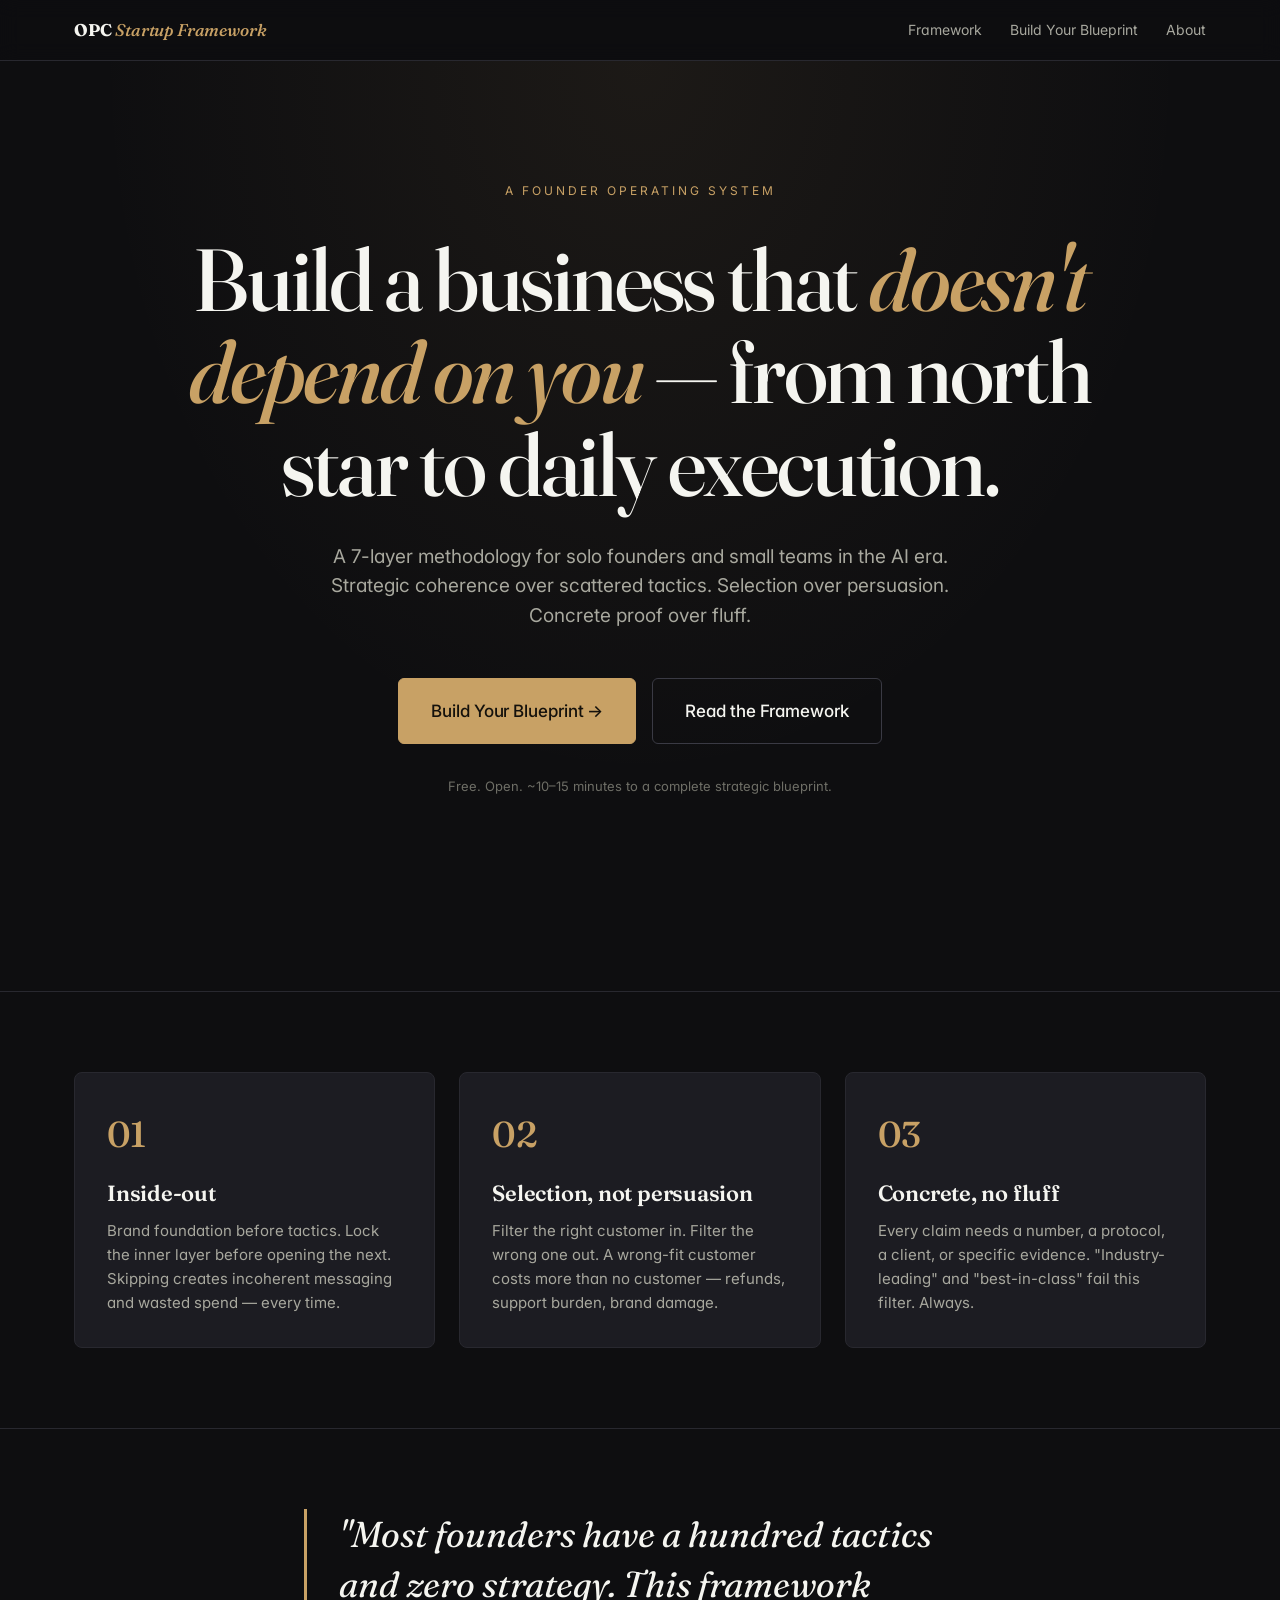
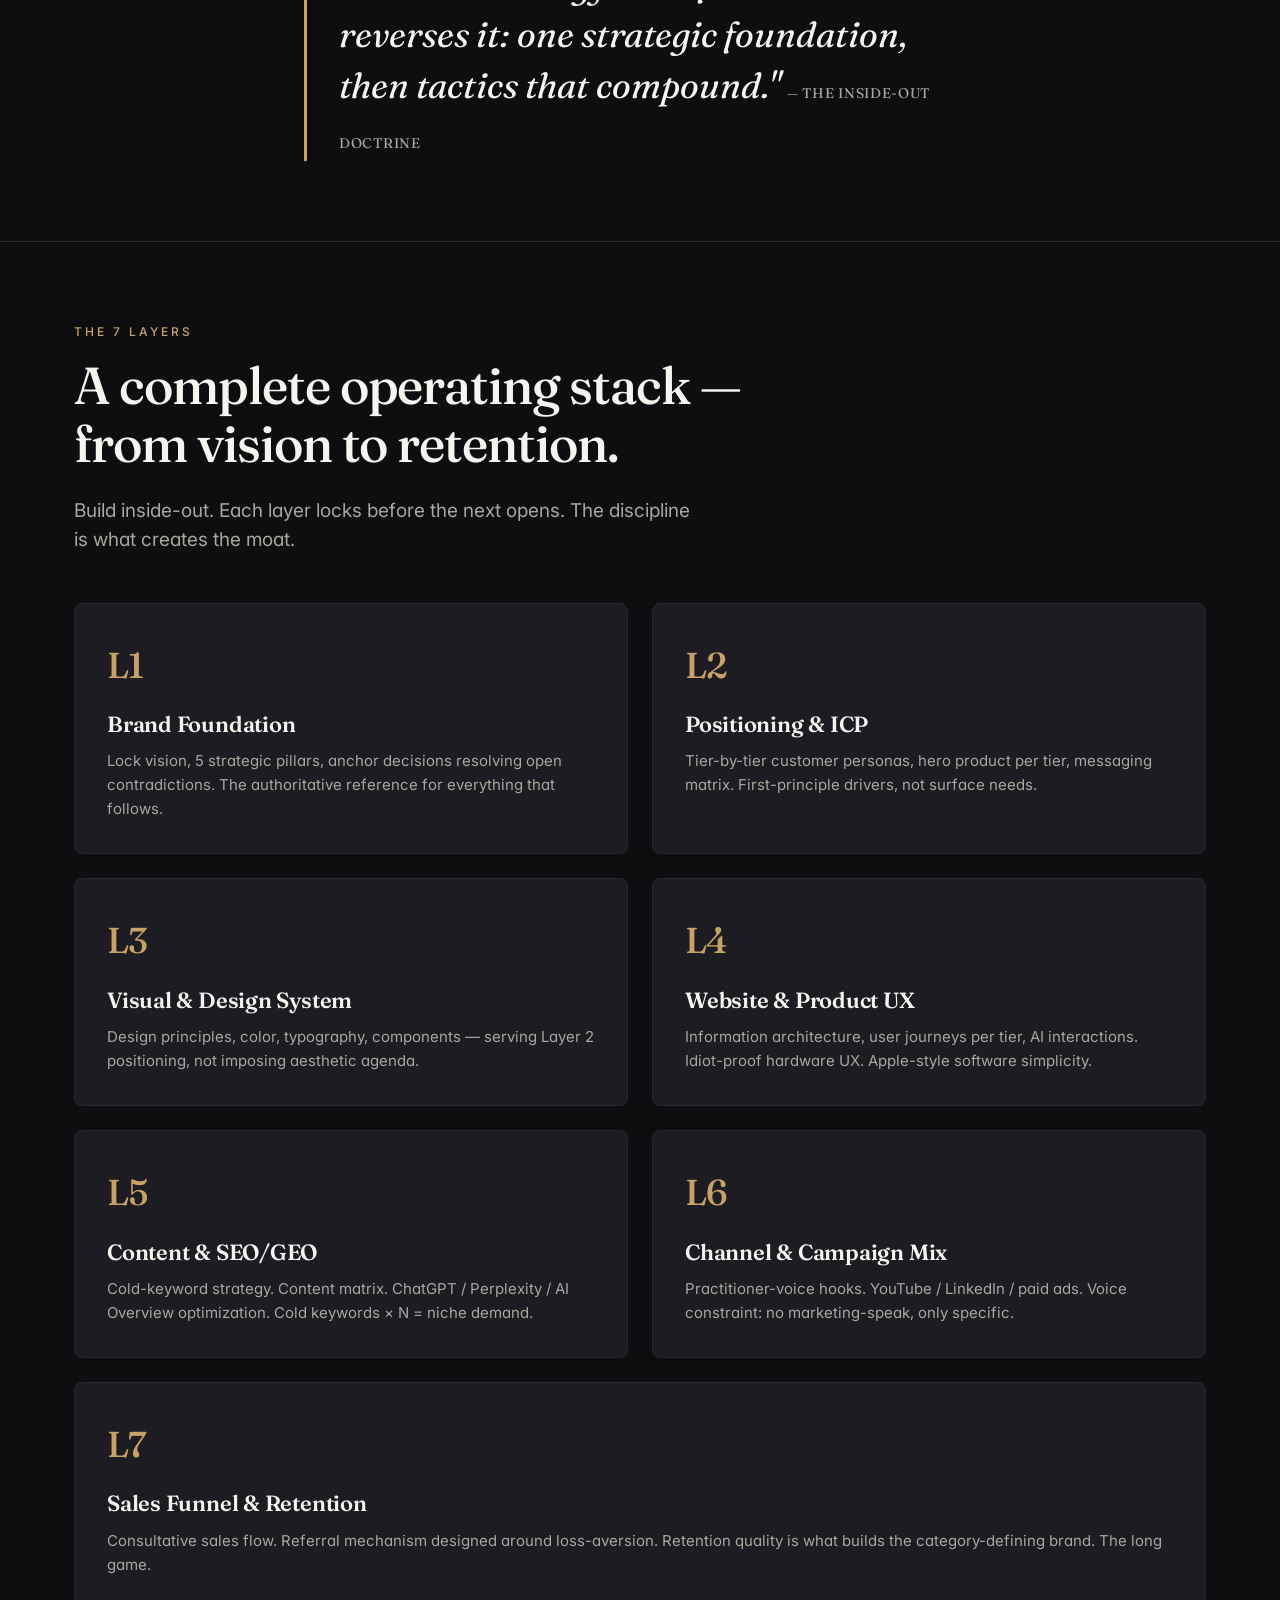
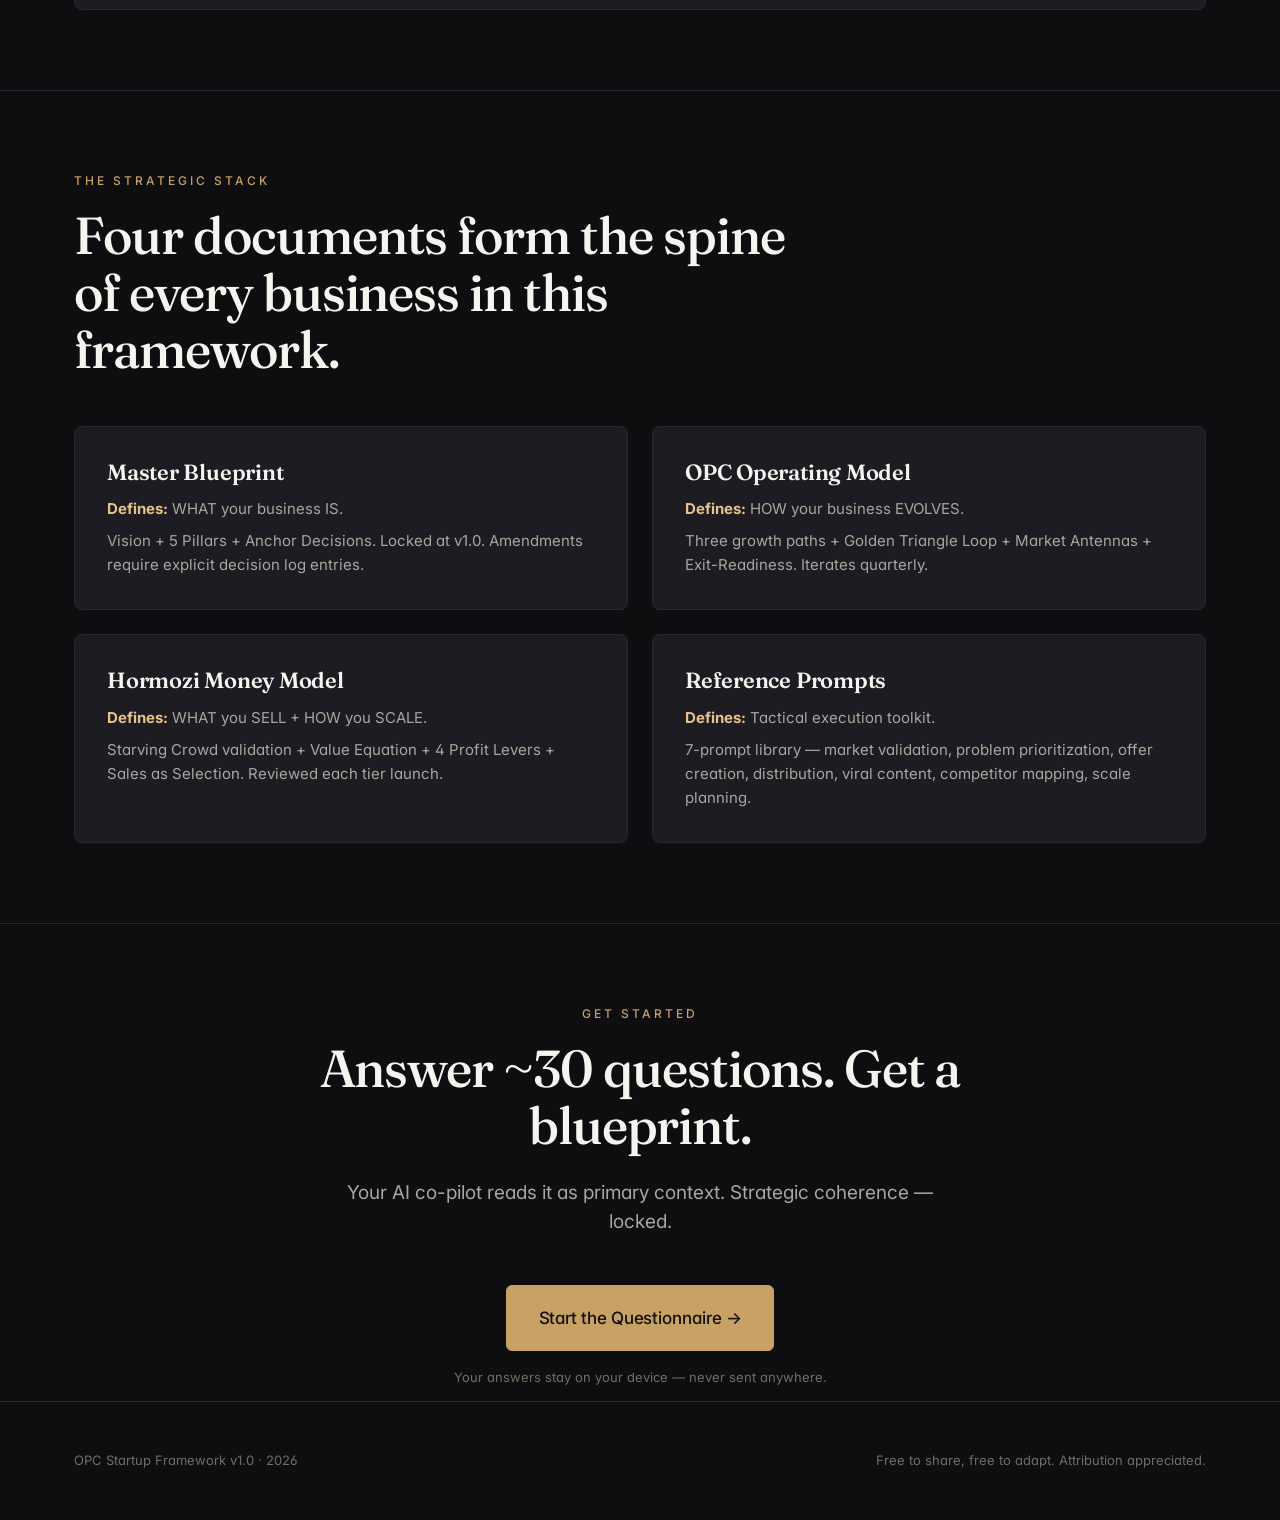
<file: index.html>
<!DOCTYPE html>
<html lang="en">
<head>
<meta charset="UTF-8">
<meta name="viewport" content="width=device-width, initial-scale=1.0">
<title>OPC Startup Framework — A founder operating system for the AI era</title>
<meta name="description" content="A 7-layer operating system for solo founders building independent, AI-leveraged, sellable businesses. From north star to daily execution.">
<meta property="og:title" content="OPC Startup Framework">
<meta property="og:description" content="A founder operating system for the AI era. Inside-out methodology. Free.">
<meta property="og:type" content="website">
<link rel="preconnect" href="https://fonts.googleapis.com">
<link rel="preconnect" href="https://fonts.gstatic.com" crossorigin>
<link href="https://fonts.googleapis.com/css2?family=Inter:wght@400;500;600;700&family=Fraunces:opsz,wght@9..144,400;9..144,500;9..144,600;9..144,700&family=JetBrains+Mono:wght@400;500&display=swap" rel="stylesheet">
<link rel="stylesheet" href="assets/style.css">
</head>
<body>

<nav class="nav">
  <div class="nav-inner">
    <a href="index.html" class="nav-brand">OPC <span class="accent">Startup Framework</span></a>
    <div class="nav-links">
      <a href="framework.html">Framework</a>
      <a href="questionnaire.html">Build Your Blueprint</a>
      <a href="about.html">About</a>
    </div>
  </div>
</nav>

<main>

  <section class="hero">
    <div class="container">
      <div class="hero-eyebrow">A Founder Operating System</div>
      <h1>Build a business that <em>doesn't depend on you</em> — from north star to daily execution.</h1>
      <p class="hero-sub">A 7-layer methodology for solo founders and small teams in the AI era. Strategic coherence over scattered tactics. Selection over persuasion. Concrete proof over fluff.</p>
      <div class="hero-cta">
        <a href="questionnaire.html" class="btn btn-primary btn-large">Build Your Blueprint →</a>
        <a href="framework.html" class="btn btn-secondary btn-large">Read the Framework</a>
      </div>
      <p class="dim mt-8" style="font-size:13px;">Free. Open. ~10–15 minutes to a complete strategic blueprint.</p>
    </div>
  </section>

  <hr class="editorial">

  <section class="container">
    <div class="grid grid-3">

      <div class="card">
        <div class="card-num">01</div>
        <h3>Inside-out</h3>
        <p>Brand foundation before tactics. Lock the inner layer before opening the next. Skipping creates incoherent messaging and wasted spend — every time.</p>
      </div>

      <div class="card">
        <div class="card-num">02</div>
        <h3>Selection, not persuasion</h3>
        <p>Filter the right customer in. Filter the wrong one out. A wrong-fit customer costs more than no customer — refunds, support burden, brand damage.</p>
      </div>

      <div class="card">
        <div class="card-num">03</div>
        <h3>Concrete, no fluff</h3>
        <p>Every claim needs a number, a protocol, a client, or specific evidence. "Industry-leading" and "best-in-class" fail this filter. Always.</p>
      </div>

    </div>
  </section>

  <hr class="editorial">

  <section class="container-prose">
    <p class="quote">
      "Most founders have a hundred tactics and zero strategy. This framework reverses it: one strategic foundation, then tactics that compound."
      <span class="quote-attr">— The Inside-Out Doctrine</span>
    </p>
  </section>

  <hr class="editorial">

  <section class="container">
    <div class="section-eyebrow">The 7 Layers</div>
    <h2 class="section-title">A complete operating stack — from vision to retention.</h2>
    <p class="section-lead">Build inside-out. Each layer locks before the next opens. The discipline is what creates the moat.</p>

    <div class="grid grid-2 mt-8" style="margin-top:48px;">
      <div class="card">
        <div class="card-num">L1</div>
        <h3>Brand Foundation</h3>
        <p>Lock vision, 5 strategic pillars, anchor decisions resolving open contradictions. The authoritative reference for everything that follows.</p>
      </div>
      <div class="card">
        <div class="card-num">L2</div>
        <h3>Positioning & ICP</h3>
        <p>Tier-by-tier customer personas, hero product per tier, messaging matrix. First-principle drivers, not surface needs.</p>
      </div>
      <div class="card">
        <div class="card-num">L3</div>
        <h3>Visual & Design System</h3>
        <p>Design principles, color, typography, components — serving Layer 2 positioning, not imposing aesthetic agenda.</p>
      </div>
      <div class="card">
        <div class="card-num">L4</div>
        <h3>Website & Product UX</h3>
        <p>Information architecture, user journeys per tier, AI interactions. Idiot-proof hardware UX. Apple-style software simplicity.</p>
      </div>
      <div class="card">
        <div class="card-num">L5</div>
        <h3>Content & SEO/GEO</h3>
        <p>Cold-keyword strategy. Content matrix. ChatGPT / Perplexity / AI Overview optimization. Cold keywords × N = niche demand.</p>
      </div>
      <div class="card">
        <div class="card-num">L6</div>
        <h3>Channel & Campaign Mix</h3>
        <p>Practitioner-voice hooks. YouTube / LinkedIn / paid ads. Voice constraint: no marketing-speak, only specific.</p>
      </div>
      <div class="card" style="grid-column: span 2;">
        <div class="card-num">L7</div>
        <h3>Sales Funnel & Retention</h3>
        <p>Consultative sales flow. Referral mechanism designed around loss-aversion. Retention quality is what builds the category-defining brand. The long game.</p>
      </div>
    </div>
  </section>

  <hr class="editorial">

  <section class="container">
    <div class="section-eyebrow">The Strategic Stack</div>
    <h2 class="section-title">Four documents form the spine of every business in this framework.</h2>

    <div class="grid grid-2 mt-8" style="margin-top:48px;">
      <div class="card">
        <h3>Master Blueprint</h3>
        <p style="margin-bottom:8px;"><strong style="color:var(--gold-bright);">Defines:</strong> WHAT your business IS.</p>
        <p>Vision + 5 Pillars + Anchor Decisions. Locked at v1.0. Amendments require explicit decision log entries.</p>
      </div>
      <div class="card">
        <h3>OPC Operating Model</h3>
        <p style="margin-bottom:8px;"><strong style="color:var(--gold-bright);">Defines:</strong> HOW your business EVOLVES.</p>
        <p>Three growth paths + Golden Triangle Loop + Market Antennas + Exit-Readiness. Iterates quarterly.</p>
      </div>
      <div class="card">
        <h3>Hormozi Money Model</h3>
        <p style="margin-bottom:8px;"><strong style="color:var(--gold-bright);">Defines:</strong> WHAT you SELL + HOW you SCALE.</p>
        <p>Starving Crowd validation + Value Equation + 4 Profit Levers + Sales as Selection. Reviewed each tier launch.</p>
      </div>
      <div class="card">
        <h3>Reference Prompts</h3>
        <p style="margin-bottom:8px;"><strong style="color:var(--gold-bright);">Defines:</strong> Tactical execution toolkit.</p>
        <p>7-prompt library — market validation, problem prioritization, offer creation, distribution, viral content, competitor mapping, scale planning.</p>
      </div>
    </div>
  </section>

  <hr class="editorial">

  <section class="container text-center">
    <div class="section-eyebrow">Get started</div>
    <h2 class="section-title" style="margin: 0 auto;">Answer ~30 questions. Get a blueprint.</h2>
    <p class="section-lead" style="margin: 24px auto 0;">Your AI co-pilot reads it as primary context. Strategic coherence — locked.</p>
    <div class="mt-8" style="margin-top:48px;">
      <a href="questionnaire.html" class="btn btn-primary btn-large">Start the Questionnaire →</a>
    </div>
    <p class="dim mt-4" style="font-size:13px;margin-top:16px;">Your answers stay on your device — never sent anywhere.</p>
  </section>

</main>

<footer class="footer">
  <div class="container footer-inner">
    <div>OPC Startup Framework v1.0 · 2026</div>
    <div>Free to share, free to adapt. Attribution appreciated.</div>
  </div>
</footer>

</body>
</html>
</file>
<file: assets/style.css>
/* OPC Startup Framework — Editorial Dark Aesthetic
   Inspired by premium professional publications (FT Alphaville, Stripe Press, NYT cooking) */

:root {
  --bg: #0e0e10;
  --bg-elevated: #16161a;
  --bg-card: #1c1c22;
  --border: #28282f;
  --border-strong: #3a3a44;
  --text: #f5f5f0;
  --text-muted: #a8a89e;
  --text-dim: #6e6e66;
  --gold: #c8a165;
  --gold-bright: #e6c389;
  --gold-deep: #9d7d4a;
  --green: #6fbf73;
  --red: #e07b6c;
  --max-w: 1180px;
  --max-w-prose: 720px;
}

* { box-sizing: border-box; }

html { scroll-behavior: smooth; }

body {
  margin: 0;
  background: var(--bg);
  color: var(--text);
  font-family: 'Inter', -apple-system, BlinkMacSystemFont, 'Helvetica Neue', sans-serif;
  font-size: 17px;
  line-height: 1.65;
  -webkit-font-smoothing: antialiased;
  -moz-osx-font-smoothing: grayscale;
  font-feature-settings: "ss01", "cv11";
}

/* Typography hierarchy */
.font-display {
  font-family: 'Fraunces', Georgia, 'Iowan Old Style', serif;
  font-weight: 600;
  letter-spacing: -0.02em;
  font-feature-settings: "ss01", "ss02";
}

h1, h2, h3, h4 { line-height: 1.2; letter-spacing: -0.01em; margin: 0; }

a { color: var(--gold-bright); text-decoration: none; transition: color .15s; }
a:hover { color: var(--gold); }

/* Gold accent line */
.gold-line {
  display: inline-block;
  width: 48px; height: 1px;
  background: linear-gradient(to right, var(--gold), var(--gold-deep));
  vertical-align: middle;
}

/* Container */
.container { max-width: var(--max-w); margin: 0 auto; padding: 0 24px; }
.container-prose { max-width: var(--max-w-prose); margin: 0 auto; padding: 0 24px; }

/* Nav */
.nav {
  position: sticky; top: 0; z-index: 50;
  background: rgba(14, 14, 16, 0.85);
  backdrop-filter: blur(10px);
  -webkit-backdrop-filter: blur(10px);
  border-bottom: 1px solid var(--border);
}
.nav-inner {
  max-width: var(--max-w);
  margin: 0 auto;
  padding: 16px 24px;
  display: flex;
  align-items: center;
  justify-content: space-between;
  gap: 32px;
}
.nav-brand {
  font-family: 'Fraunces', serif;
  font-weight: 700;
  font-size: 17px;
  letter-spacing: -0.01em;
  color: var(--text);
}
.nav-brand .accent { color: var(--gold); font-style: italic; font-weight: 500; }
.nav-links { display: flex; gap: 28px; align-items: center; font-size: 14px; }
.nav-links a { color: var(--text-muted); }
.nav-links a:hover, .nav-links a.active { color: var(--text); }

/* Buttons */
.btn {
  display: inline-flex; align-items: center; gap: 8px;
  padding: 14px 24px;
  font-size: 15px; font-weight: 500;
  border-radius: 6px;
  border: 1px solid transparent;
  cursor: pointer;
  transition: all .2s;
  text-decoration: none;
  letter-spacing: -0.005em;
}
.btn-primary {
  background: var(--gold);
  color: #14110c;
  border-color: var(--gold);
}
.btn-primary:hover {
  background: var(--gold-bright);
  border-color: var(--gold-bright);
  color: #14110c;
  transform: translateY(-1px);
}
.btn-secondary {
  background: transparent;
  color: var(--text);
  border-color: var(--border-strong);
}
.btn-secondary:hover {
  border-color: var(--gold);
  color: var(--gold-bright);
}
.btn-ghost {
  background: transparent;
  color: var(--text-muted);
  padding: 8px 14px;
  font-size: 14px;
}
.btn-ghost:hover { color: var(--text); }
.btn-large {
  padding: 18px 32px;
  font-size: 17px;
}

/* Hero */
.hero {
  padding: 120px 24px 100px;
  text-align: center;
  background: radial-gradient(ellipse at top, rgba(200, 161, 101, 0.08), transparent 60%);
}
.hero-eyebrow {
  font-size: 12px;
  letter-spacing: 0.25em;
  text-transform: uppercase;
  color: var(--gold);
  margin-bottom: 32px;
}
.hero h1 {
  font-family: 'Fraunces', serif;
  font-weight: 500;
  font-size: clamp(44px, 7vw, 88px);
  line-height: 1.05;
  letter-spacing: -0.025em;
  margin: 0 auto;
  max-width: 1000px;
}
.hero h1 em { color: var(--gold); font-style: italic; font-weight: 500; }
.hero-sub {
  margin: 32px auto 0;
  max-width: 620px;
  color: var(--text-muted);
  font-size: 19px;
  line-height: 1.55;
}
.hero-cta {
  margin-top: 48px;
  display: flex; gap: 16px; justify-content: center; flex-wrap: wrap;
}

/* Section */
section { padding: 100px 0; }
section.tight { padding: 64px 0; }

.section-eyebrow {
  font-size: 12px;
  letter-spacing: 0.25em;
  text-transform: uppercase;
  color: var(--gold);
  margin-bottom: 16px;
  font-weight: 500;
}
.section-title {
  font-family: 'Fraunces', serif;
  font-size: clamp(32px, 4.5vw, 52px);
  font-weight: 500;
  line-height: 1.1;
  letter-spacing: -0.02em;
  max-width: 720px;
}
.section-lead {
  margin-top: 24px;
  color: var(--text-muted);
  font-size: 19px;
  max-width: 620px;
  line-height: 1.55;
}

/* Cards / promises */
.grid { display: grid; gap: 24px; }
.grid-3 { grid-template-columns: repeat(3, 1fr); }
.grid-2 { grid-template-columns: repeat(2, 1fr); }
@media (max-width: 860px) {
  .grid-3, .grid-2 { grid-template-columns: 1fr; }
}

.card {
  background: var(--bg-card);
  border: 1px solid var(--border);
  border-radius: 8px;
  padding: 32px;
  transition: border-color .2s, transform .2s;
}
.card:hover {
  border-color: var(--border-strong);
}
.card-num {
  font-family: 'Fraunces', serif;
  font-size: 36px;
  color: var(--gold);
  margin-bottom: 16px;
  font-weight: 500;
  letter-spacing: -0.02em;
}
.card h3 {
  font-family: 'Fraunces', serif;
  font-size: 22px;
  font-weight: 600;
  margin-bottom: 12px;
  letter-spacing: -0.01em;
}
.card p {
  color: var(--text-muted);
  font-size: 15px;
  line-height: 1.6;
  margin: 0;
}

/* Divider */
hr.editorial {
  border: none;
  border-top: 1px solid var(--border);
  margin: 80px 0;
}

/* Big quote */
.quote {
  font-family: 'Fraunces', serif;
  font-style: italic;
  font-size: clamp(24px, 3vw, 36px);
  line-height: 1.4;
  color: var(--text);
  border-left: 3px solid var(--gold);
  padding-left: 32px;
  max-width: 800px;
}
.quote-attr {
  margin-top: 24px;
  font-style: normal;
  font-size: 14px;
  color: var(--text-muted);
  letter-spacing: 0.05em;
  text-transform: uppercase;
}

/* Footer */
.footer {
  border-top: 1px solid var(--border);
  padding: 48px 0;
  color: var(--text-dim);
  font-size: 13px;
}
.footer-inner { display: flex; justify-content: space-between; gap: 24px; flex-wrap: wrap; }

/* ================= SINGLE-PAGE QUESTIONNAIRE ================= */

/* Hairline progress bar at very top */
.progress-thin {
  position: sticky;
  top: 0;
  z-index: 60;
  height: 2px;
  background: rgba(255, 255, 255, 0.04);
}
.progress-thin-fill {
  height: 100%;
  background: linear-gradient(to right, var(--gold-deep), var(--gold-bright));
  transition: width .3s ease-out;
}

.nav-minimal { background: rgba(14, 14, 16, 0.95); }

.single-page {
  max-width: 680px;
  margin: 0 auto;
  padding: 64px 24px 120px;
}

.single-intro {
  margin-bottom: 64px;
}
.single-eyebrow {
  font-size: 12px;
  letter-spacing: 0.25em;
  text-transform: uppercase;
  color: var(--gold);
  margin-bottom: 16px;
  font-weight: 500;
}
.single-intro h1 {
  font-family: 'Fraunces', serif;
  font-weight: 500;
  font-size: clamp(32px, 5vw, 48px);
  line-height: 1.15;
  letter-spacing: -0.02em;
  margin-bottom: 24px;
}
.single-lead {
  color: var(--text-muted);
  font-size: 17px;
  line-height: 1.6;
}
.single-meta {
  margin-top: 32px;
  font-size: 13px;
  color: var(--text-muted);
  display: flex;
  gap: 12px;
  align-items: center;
}

.single-section {
  margin: 96px 0 0;
  scroll-margin-top: 24px;
}
.single-section:first-of-type { margin-top: 0; }

.single-section-header {
  display: flex;
  align-items: flex-start;
  gap: 20px;
  margin-bottom: 48px;
  padding-bottom: 24px;
  border-bottom: 1px solid var(--border);
}
.single-section-letter {
  flex-shrink: 0;
  width: 44px;
  height: 44px;
  border-radius: 50%;
  background: var(--bg-card);
  border: 1px solid var(--border-strong);
  color: var(--gold);
  font-family: 'Fraunces', serif;
  font-size: 22px;
  font-weight: 500;
  display: flex;
  align-items: center;
  justify-content: center;
  letter-spacing: 0;
}
.single-section-header h2 {
  font-family: 'Fraunces', serif;
  font-size: 28px;
  font-weight: 500;
  letter-spacing: -0.015em;
  line-height: 1.2;
  margin: 4px 0 8px;
}
.single-section-sub {
  color: var(--text-muted);
  font-size: 15px;
  margin: 0;
  line-height: 1.5;
}

.single-question {
  margin-bottom: 40px;
}
.single-q-label {
  display: block;
  font-size: 15px;
  font-weight: 500;
  color: var(--text);
  margin-bottom: 8px;
  letter-spacing: -0.005em;
  line-height: 1.45;
}
.single-q-req {
  color: var(--gold);
  margin-left: 4px;
  font-weight: 400;
}
.single-q-help {
  font-size: 13px;
  color: var(--text-muted);
  margin-bottom: 12px;
  line-height: 1.55;
  font-style: italic;
}

/* Pill-style radio + checkbox */
.single-radio-group {
  display: flex;
  flex-wrap: wrap;
  gap: 8px;
}
.single-pill {
  display: inline-flex;
  align-items: center;
  gap: 0;
  padding: 9px 16px;
  border: 1px solid var(--border);
  border-radius: 999px;
  cursor: pointer;
  background: var(--bg-elevated);
  transition: all .15s;
  font-size: 14px;
  color: var(--text-muted);
  user-select: none;
}
.single-pill:hover {
  border-color: var(--border-strong);
  color: var(--text);
}
.single-pill.selected {
  border-color: var(--gold);
  background: rgba(200, 161, 101, 0.1);
  color: var(--text);
}
.single-pill input {
  position: absolute;
  opacity: 0;
  pointer-events: none;
}

/* Generate footer */
.single-footer {
  margin-top: 96px;
  padding-top: 48px;
  border-top: 1px solid var(--border);
  text-align: center;
}

.link-btn {
  background: none;
  border: none;
  color: var(--text-dim);
  font: inherit;
  cursor: pointer;
  text-decoration: underline;
  padding: 0;
  font-size: 13px;
}
.link-btn:hover { color: var(--text-muted); }

/* Output view */
.single-actions {
  display: flex;
  flex-direction: column;
  gap: 12px;
  margin-bottom: 48px;
}
.single-actions .btn {
  width: 100%;
  justify-content: center;
  padding: 16px 20px;
}

.single-callout {
  background: var(--bg-card);
  border: 1px solid var(--border);
  border-radius: 8px;
  padding: 24px 28px;
  margin-bottom: 32px;
  font-size: 14px;
  line-height: 1.65;
  color: var(--text-muted);
}
.single-callout strong {
  display: block;
  color: var(--gold-bright);
  font-size: 13px;
  letter-spacing: 0.1em;
  text-transform: uppercase;
  margin-bottom: 12px;
  font-weight: 500;
}
.single-callout ol {
  padding-left: 20px;
  margin: 0;
}
.single-callout li { margin: 4px 0; }

.single-preview summary {
  cursor: pointer;
  font-size: 14px;
  color: var(--text-muted);
  padding: 12px 0;
  border-top: 1px solid var(--border);
  border-bottom: 1px solid var(--border);
  list-style: none;
}
.single-preview summary:hover { color: var(--text); }
.single-preview summary::before {
  content: '▸';
  margin-right: 8px;
  color: var(--gold);
  display: inline-block;
  transition: transform .15s;
}
.single-preview[open] summary::before { transform: rotate(90deg); }
.single-preview .review-output {
  margin-top: 16px;
  padding: 24px;
  background: var(--bg-elevated);
  border: 1px solid var(--border);
  border-radius: 6px;
  font-family: 'JetBrains Mono', monospace;
  font-size: 12px;
  line-height: 1.6;
  color: var(--text-muted);
  white-space: pre-wrap;
  word-break: break-word;
  max-height: 60vh;
  overflow-y: auto;
}

/* DEPRECATED — old sidebar layout (still defined for fallback but unused) */
.q-app {
  display: grid;
  grid-template-columns: 280px 1fr;
  gap: 64px;
  padding: 64px 0;
  align-items: start;
}
@media (max-width: 980px) {
  .q-app { grid-template-columns: 1fr; gap: 32px; }
}

/* ============================================================
   APPLE-STYLE MINIMAL  ·  questionnaire.html
   ============================================================ */

body.apple {
  background: #000;
  color: #f5f5f7;
  font-family: 'Inter', -apple-system, BlinkMacSystemFont, 'SF Pro Display', sans-serif;
  font-size: 17px;
  line-height: 1.55;
  font-feature-settings: "ss01", "cv11", "tnum";
}

/* Nav — Apple style: thin, centered, restrained */
.nav-apple {
  background: rgba(0, 0, 0, 0.72);
  backdrop-filter: blur(20px) saturate(180%);
  -webkit-backdrop-filter: blur(20px) saturate(180%);
  border-bottom: 1px solid rgba(255, 255, 255, 0.06);
}
.nav-apple .nav-inner {
  padding: 14px 24px;
  display: flex;
  align-items: center;
  justify-content: space-between;
}
.nav-brand-apple {
  font-family: 'Fraunces', serif;
  font-weight: 600;
  font-size: 16px;
  color: #f5f5f7;
  letter-spacing: -0.005em;
}
.nav-brand-apple span {
  color: var(--gold);
  font-style: italic;
  font-weight: 400;
  margin-left: 4px;
}
.nav-link-apple {
  color: rgba(255, 255, 255, 0.7);
  font-size: 13px;
  font-weight: 400;
  letter-spacing: 0;
}
.nav-link-apple:hover { color: #f5f5f7; }

/* Page container — generous, centered, breathing */
.apple-page {
  max-width: 600px;
  margin: 0 auto;
  padding: 96px 24px 160px;
}

/* Hero — minimal */
.apple-hero {
  margin-bottom: 32px;
  text-align: left;
}
.apple-hero h1 {
  font-family: 'Fraunces', serif;
  font-weight: 400;
  font-size: clamp(40px, 7vw, 72px);
  line-height: 1.05;
  letter-spacing: -0.03em;
  color: #f5f5f7;
  margin: 0 0 20px;
}
.apple-hero p {
  font-size: 18px;
  color: rgba(255, 255, 255, 0.55);
  margin: 0;
  letter-spacing: -0.005em;
  font-weight: 400;
}

/* Section — Apple breathing */
.apple-section {
  margin: 56px 0 0;
  scroll-margin-top: 24px;
}
.apple-section:first-of-type { margin-top: 0; }

.apple-section-image {
  display: block;
  width: 100%;
  aspect-ratio: 12 / 5;
  margin-bottom: 24px;
  border-radius: 14px;
  overflow: hidden;
  background: #1a1a1d;
}
.apple-section-image img {
  display: block;
  width: 100%;
  height: 100%;
  object-fit: cover;
  animation: appleFadeIn .5s ease-out;
}
@keyframes appleFadeIn {
  from { opacity: 0; }
  to { opacity: 1; }
}

.apple-section-num {
  font-family: 'JetBrains Mono', monospace;
  font-size: 12px;
  letter-spacing: 0.15em;
  text-transform: uppercase;
  color: var(--gold);
  margin-bottom: 16px;
  font-weight: 400;
}
.apple-section-title {
  font-family: 'Fraunces', serif;
  font-weight: 400;
  font-size: clamp(36px, 5vw, 56px);
  line-height: 1.05;
  letter-spacing: -0.025em;
  color: #f5f5f7;
  margin: 0 0 12px;
}
.apple-section-sub {
  color: rgba(255, 255, 255, 0.5);
  font-size: 17px;
  margin: 0 0 40px;
  letter-spacing: -0.005em;
}

/* Questions */
.apple-questions { display: flex; flex-direction: column; gap: 32px; }

.apple-q label {
  display: block;
  font-size: 17px;
  font-weight: 500;
  color: #f5f5f7;
  margin-bottom: 6px;
  letter-spacing: -0.005em;
  line-height: 1.4;
}
.apple-q-guide {
  font-size: 12px;
  color: var(--gold);
  letter-spacing: 0.05em;
  margin: 4px 0 14px;
  line-height: 1.5;
  font-weight: 400;
  text-transform: uppercase;
}
.apple-q-help {
  font-size: 14px;
  color: rgba(255, 255, 255, 0.45);
  margin: 0 0 14px;
  line-height: 1.5;
  font-style: normal;
}

/* Inputs — Apple cleanliness */
body.apple input[type="text"],
body.apple input[type="number"],
body.apple textarea {
  width: 100%;
  background: rgba(255, 255, 255, 0.04);
  border: 1px solid rgba(255, 255, 255, 0.1);
  color: #f5f5f7;
  border-radius: 10px;
  padding: 14px 16px;
  font-family: inherit;
  font-size: 16px;
  line-height: 1.5;
  transition: border-color .2s, background .2s;
  font-weight: 400;
  letter-spacing: -0.005em;
}
body.apple input:focus, body.apple textarea:focus {
  outline: none;
  border-color: var(--gold);
  background: rgba(255, 255, 255, 0.06);
}
body.apple input::placeholder, body.apple textarea::placeholder {
  color: rgba(255, 255, 255, 0.28);
}

/* Pills — Apple soft */
.apple-pills {
  display: flex;
  flex-wrap: wrap;
  gap: 8px;
}
.apple-pill {
  display: inline-flex;
  align-items: center;
  padding: 10px 18px;
  border: 1px solid rgba(255, 255, 255, 0.12);
  border-radius: 999px;
  cursor: pointer;
  background: transparent;
  transition: all .2s;
  font-size: 14px;
  color: rgba(255, 255, 255, 0.7);
  user-select: none;
  letter-spacing: -0.005em;
  font-weight: 400;
}
.apple-pill:hover {
  border-color: rgba(255, 255, 255, 0.25);
  color: #f5f5f7;
}
.apple-pill.on {
  background: #f5f5f7;
  border-color: #f5f5f7;
  color: #000;
}
.apple-pill input {
  position: absolute;
  opacity: 0;
  pointer-events: none;
  width: 0;
  height: 0;
}

/* Footer — Apple primary CTA */
.apple-footer {
  margin-top: 160px;
  text-align: center;
}
.apple-footer p {
  margin-top: 24px;
  font-size: 13px;
  color: rgba(255, 255, 255, 0.4);
}
.apple-cta {
  display: inline-block;
  background: #f5f5f7;
  color: #000;
  border: none;
  border-radius: 999px;
  padding: 16px 40px;
  font-family: inherit;
  font-size: 16px;
  font-weight: 500;
  cursor: pointer;
  transition: all .2s;
  letter-spacing: -0.005em;
}
.apple-cta:hover {
  background: #fff;
  transform: scale(1.02);
}
.apple-cta-ghost {
  display: inline-block;
  background: transparent;
  color: #f5f5f7;
  border: 1px solid rgba(255, 255, 255, 0.18);
  border-radius: 999px;
  padding: 16px 40px;
  font-family: inherit;
  font-size: 16px;
  font-weight: 400;
  cursor: pointer;
  transition: all .2s;
  letter-spacing: -0.005em;
}
.apple-cta-ghost:hover {
  border-color: rgba(255, 255, 255, 0.4);
  background: rgba(255, 255, 255, 0.04);
}

/* Output view */
.apple-actions {
  display: flex;
  flex-direction: column;
  gap: 12px;
  margin-bottom: 64px;
}
.apple-actions button { width: 100%; padding: 16px 24px; }
.apple-actions .apple-cta strong { font-weight: 600; }
.apple-cta-note {
  font-size: 13px;
  color: rgba(255, 255, 255, 0.55);
  margin: 4px 0 24px;
  line-height: 1.55;
  text-align: center;
}
.apple-cta-note code {
  background: rgba(200, 161, 101, 0.12);
  color: var(--gold);
  padding: 1px 6px;
  border-radius: 4px;
  font-family: 'JetBrains Mono', monospace;
  font-size: 12px;
}
.apple-cta-tertiary {
  font-size: 14px !important;
  padding: 12px 24px !important;
  opacity: 0.7;
}
.apple-cta-tertiary:hover { opacity: 1; }
.apple-steps code {
  background: rgba(200, 161, 101, 0.12);
  color: var(--gold);
  padding: 1px 6px;
  border-radius: 4px;
  font-family: 'JetBrains Mono', monospace;
  font-size: 13px;
}
.apple-steps strong { color: rgba(255, 255, 255, 0.95); font-weight: 500; }

.apple-steps {
  margin-bottom: 80px;
  padding: 32px 0;
  border-top: 1px solid rgba(255, 255, 255, 0.08);
  border-bottom: 1px solid rgba(255, 255, 255, 0.08);
}
.apple-steps ol {
  margin: 0;
  padding-left: 24px;
  color: rgba(255, 255, 255, 0.7);
  font-size: 16px;
  line-height: 2;
  list-style: decimal;
}
.apple-steps li::marker { color: var(--gold); font-family: 'JetBrains Mono', monospace; font-size: 12px; }

.apple-preview summary {
  cursor: pointer;
  font-size: 14px;
  color: rgba(255, 255, 255, 0.5);
  padding: 16px 0;
  list-style: none;
  border-top: 1px solid rgba(255, 255, 255, 0.08);
}
.apple-preview summary:hover { color: #f5f5f7; }
.apple-preview summary::before {
  content: '+';
  margin-right: 12px;
  color: var(--gold);
  font-family: 'JetBrains Mono', monospace;
  display: inline-block;
  width: 12px;
  transition: transform .2s;
}
.apple-preview[open] summary::before { content: '−'; }
.apple-preview pre {
  margin: 16px 0 32px;
  padding: 24px;
  background: rgba(255, 255, 255, 0.03);
  border-radius: 12px;
  font-family: 'JetBrains Mono', monospace;
  font-size: 11px;
  line-height: 1.7;
  color: rgba(255, 255, 255, 0.6);
  white-space: pre-wrap;
  word-break: break-word;
  max-height: 60vh;
  overflow-y: auto;
}

/* Override progress bar to be even thinner on Apple page */
body.apple .progress-thin { height: 2px; background: rgba(255, 255, 255, 0.04); }
body.apple .progress-thin-fill { background: var(--gold); }

/* Mobile tweaks */
@media (max-width: 600px) {
  .apple-page { padding: 48px 20px 80px; }
  .apple-hero { margin-bottom: 24px; }
  .apple-section { margin-top: 40px; }
  .apple-section-image { margin-bottom: 20px; }
  .apple-section-sub { margin-bottom: 32px; }
  .apple-questions { gap: 28px; }
  .apple-footer { margin-top: 64px; }
  .apple-cta, .apple-cta-ghost { width: 100%; padding: 16px 24px; }
}

.q-sidebar {
  position: sticky;
  top: 88px;
}
.q-progress {
  margin-bottom: 32px;
}
.q-progress-bar {
  height: 4px;
  background: var(--border);
  border-radius: 4px;
  overflow: hidden;
  margin-bottom: 8px;
}
.q-progress-fill {
  height: 100%;
  background: linear-gradient(to right, var(--gold-deep), var(--gold));
  transition: width .4s;
}
.q-progress-label {
  font-size: 12px;
  color: var(--text-dim);
  letter-spacing: 0.1em;
  text-transform: uppercase;
}
.q-section-list {
  list-style: none;
  padding: 0;
  margin: 0;
  display: flex;
  flex-direction: column;
  gap: 4px;
}
.q-section-item {
  display: flex;
  align-items: center;
  gap: 12px;
  padding: 10px 14px;
  border-radius: 6px;
  cursor: pointer;
  font-size: 14px;
  color: var(--text-muted);
  transition: all .15s;
  border: 1px solid transparent;
}
.q-section-item:hover {
  background: var(--bg-card);
  color: var(--text);
}
.q-section-item.active {
  background: var(--bg-card);
  border-color: var(--border-strong);
  color: var(--text);
}
.q-section-item.complete .q-letter {
  background: var(--green);
  color: #0e0e10;
}
.q-letter {
  width: 24px; height: 24px;
  background: var(--border);
  border-radius: 50%;
  display: flex;
  align-items: center;
  justify-content: center;
  font-size: 11px;
  font-weight: 600;
  color: var(--text-muted);
  flex-shrink: 0;
}
.q-section-item.active .q-letter {
  background: var(--gold);
  color: #14110c;
}
.q-saved-indicator {
  margin-top: 24px;
  font-size: 12px;
  color: var(--text-dim);
  display: flex;
  align-items: center;
  gap: 6px;
}
.q-saved-indicator.saved { color: var(--green); }

.q-main { min-width: 0; }
.q-section-header {
  margin-bottom: 40px;
  padding-bottom: 24px;
  border-bottom: 1px solid var(--border);
}
.q-section-eyebrow {
  font-size: 12px;
  letter-spacing: 0.2em;
  text-transform: uppercase;
  color: var(--gold);
  margin-bottom: 12px;
}
.q-section-title {
  font-family: 'Fraunces', serif;
  font-size: 36px;
  font-weight: 500;
  letter-spacing: -0.02em;
  line-height: 1.15;
  margin-bottom: 12px;
}
.q-section-sub {
  color: var(--text-muted);
  font-size: 16px;
}

.q-question {
  margin-bottom: 36px;
}
.q-label {
  display: flex;
  align-items: baseline;
  gap: 8px;
  font-size: 15px;
  font-weight: 500;
  color: var(--text);
  margin-bottom: 8px;
  letter-spacing: -0.005em;
}
.q-required {
  color: var(--gold);
  font-size: 12px;
  font-weight: 400;
}
.q-help {
  font-size: 13px;
  color: var(--text-muted);
  margin-bottom: 12px;
  line-height: 1.55;
  font-style: italic;
}

input[type="text"], input[type="number"], textarea, select {
  width: 100%;
  background: var(--bg-elevated);
  border: 1px solid var(--border);
  color: var(--text);
  border-radius: 6px;
  padding: 12px 14px;
  font-family: inherit;
  font-size: 15px;
  line-height: 1.5;
  transition: border-color .15s, background .15s;
}
input:focus, textarea:focus, select:focus {
  outline: none;
  border-color: var(--gold);
  background: var(--bg-card);
}
textarea { resize: vertical; }
input::placeholder, textarea::placeholder { color: var(--text-dim); }

.q-radio-group, .q-checkbox-group {
  display: flex;
  flex-direction: column;
  gap: 10px;
}
.q-radio-option, .q-checkbox-option {
  display: flex;
  align-items: flex-start;
  gap: 12px;
  padding: 12px 14px;
  border: 1px solid var(--border);
  border-radius: 6px;
  cursor: pointer;
  background: var(--bg-elevated);
  transition: all .15s;
}
.q-radio-option:hover, .q-checkbox-option:hover {
  border-color: var(--border-strong);
}
.q-radio-option.selected, .q-checkbox-option.selected {
  border-color: var(--gold);
  background: rgba(200, 161, 101, 0.06);
}
.q-radio-option input, .q-checkbox-option input {
  width: 16px; height: 16px;
  margin-top: 3px;
  accent-color: var(--gold);
  flex-shrink: 0;
}
.q-radio-option span, .q-checkbox-option span {
  font-size: 14px;
  color: var(--text);
  line-height: 1.5;
}

/* Nav buttons */
.q-nav {
  display: flex;
  justify-content: space-between;
  margin-top: 48px;
  padding-top: 32px;
  border-top: 1px solid var(--border);
  gap: 16px;
}

/* Review section */
.review-grid {
  display: grid;
  grid-template-columns: 1fr 1fr;
  gap: 32px;
}
@media (max-width: 980px) {
  .review-grid { grid-template-columns: 1fr; }
}
.review-output {
  background: var(--bg-elevated);
  border: 1px solid var(--border);
  border-radius: 8px;
  padding: 24px;
  font-family: 'JetBrains Mono', 'SF Mono', Consolas, monospace;
  font-size: 12px;
  line-height: 1.6;
  color: var(--text-muted);
  max-height: 70vh;
  overflow-y: auto;
  white-space: pre-wrap;
  word-break: break-word;
}
.review-actions {
  display: flex;
  flex-direction: column;
  gap: 12px;
}
.review-actions .btn {
  justify-content: flex-start;
  padding: 16px 20px;
  width: 100%;
}

/* Markdown rendered content (framework page) */
.md-content {
  font-size: 17px;
  line-height: 1.7;
}
.md-content h1 {
  font-family: 'Fraunces', serif;
  font-size: 44px;
  font-weight: 600;
  margin: 32px 0 24px;
  letter-spacing: -0.025em;
}
.md-content h2 {
  font-family: 'Fraunces', serif;
  font-size: 32px;
  font-weight: 600;
  margin: 56px 0 20px;
  padding-bottom: 12px;
  border-bottom: 1px solid var(--border);
  letter-spacing: -0.02em;
}
.md-content h3 {
  font-family: 'Fraunces', serif;
  font-size: 24px;
  font-weight: 600;
  margin: 40px 0 16px;
  letter-spacing: -0.015em;
}
.md-content h4 {
  font-size: 17px;
  font-weight: 600;
  margin: 28px 0 12px;
  color: var(--gold-bright);
}
.md-content p { margin: 16px 0; color: var(--text); }
.md-content code {
  background: var(--bg-elevated);
  padding: 2px 6px;
  border-radius: 4px;
  font-family: 'JetBrains Mono', monospace;
  font-size: 0.85em;
  color: var(--gold-bright);
}
.md-content pre {
  background: var(--bg-elevated);
  border: 1px solid var(--border);
  border-radius: 6px;
  padding: 16px;
  overflow-x: auto;
  font-size: 13px;
  line-height: 1.55;
}
.md-content pre code { background: none; padding: 0; color: var(--text); }
.md-content blockquote {
  border-left: 3px solid var(--gold);
  padding: 4px 0 4px 20px;
  margin: 24px 0;
  color: var(--text-muted);
  font-style: italic;
}
.md-content ul, .md-content ol { padding-left: 28px; margin: 16px 0; }
.md-content li { margin: 6px 0; }
.md-content table {
  width: 100%;
  border-collapse: collapse;
  margin: 24px 0;
  font-size: 14px;
}
.md-content th, .md-content td {
  border: 1px solid var(--border);
  padding: 10px 14px;
  text-align: left;
}
.md-content th {
  background: var(--bg-elevated);
  font-weight: 600;
  color: var(--gold-bright);
}
.md-content hr {
  border: none;
  border-top: 1px solid var(--border);
  margin: 40px 0;
}
.md-content a { color: var(--gold-bright); border-bottom: 1px solid transparent; transition: border-color .15s; }
.md-content a:hover { border-bottom-color: var(--gold-bright); }

/* TOC sidebar */
.framework-layout {
  display: grid;
  grid-template-columns: 240px 1fr;
  gap: 64px;
  padding: 48px 0;
}
@media (max-width: 980px) { .framework-layout { grid-template-columns: 1fr; } }
.toc {
  position: sticky;
  top: 88px;
  align-self: start;
  font-size: 14px;
}
.toc h4 {
  font-size: 11px;
  letter-spacing: 0.2em;
  text-transform: uppercase;
  color: var(--text-dim);
  margin-bottom: 16px;
}
.toc ul { list-style: none; padding: 0; margin: 0; display: flex; flex-direction: column; gap: 4px; }
.toc a {
  display: block;
  padding: 6px 12px;
  color: var(--text-muted);
  border-left: 2px solid transparent;
  font-size: 14px;
  border-radius: 0 4px 4px 0;
  transition: all .15s;
}
.toc a:hover { color: var(--text); border-left-color: var(--border-strong); }
.toc a.active { color: var(--gold-bright); border-left-color: var(--gold); }

/* Print styles */
@media print {
  .nav, .q-sidebar, .q-nav, .review-actions, .footer { display: none; }
  body { background: white; color: black; font-size: 11pt; }
  .review-output { color: black; border: none; max-height: none; }
}

/* Toast / notifications */
.toast {
  position: fixed;
  bottom: 24px;
  right: 24px;
  background: var(--bg-card);
  border: 1px solid var(--gold);
  color: var(--text);
  padding: 14px 20px;
  border-radius: 6px;
  font-size: 14px;
  z-index: 100;
  box-shadow: 0 8px 24px rgba(0,0,0,0.5);
  animation: slideIn .25s ease-out;
}
@keyframes slideIn {
  from { transform: translateY(20px); opacity: 0; }
  to { transform: translateY(0); opacity: 1; }
}

/* Utility */
.text-center { text-align: center; }
.mt-4 { margin-top: 16px; }
.mt-8 { margin-top: 32px; }
.mb-4 { margin-bottom: 16px; }
.mb-8 { margin-bottom: 32px; }
.muted { color: var(--text-muted); }
.dim { color: var(--text-dim); }
.flex { display: flex; }
.flex-between { display: flex; justify-content: space-between; align-items: center; }
.gap-3 { gap: 12px; }
.gap-4 { gap: 16px; }
</file>
